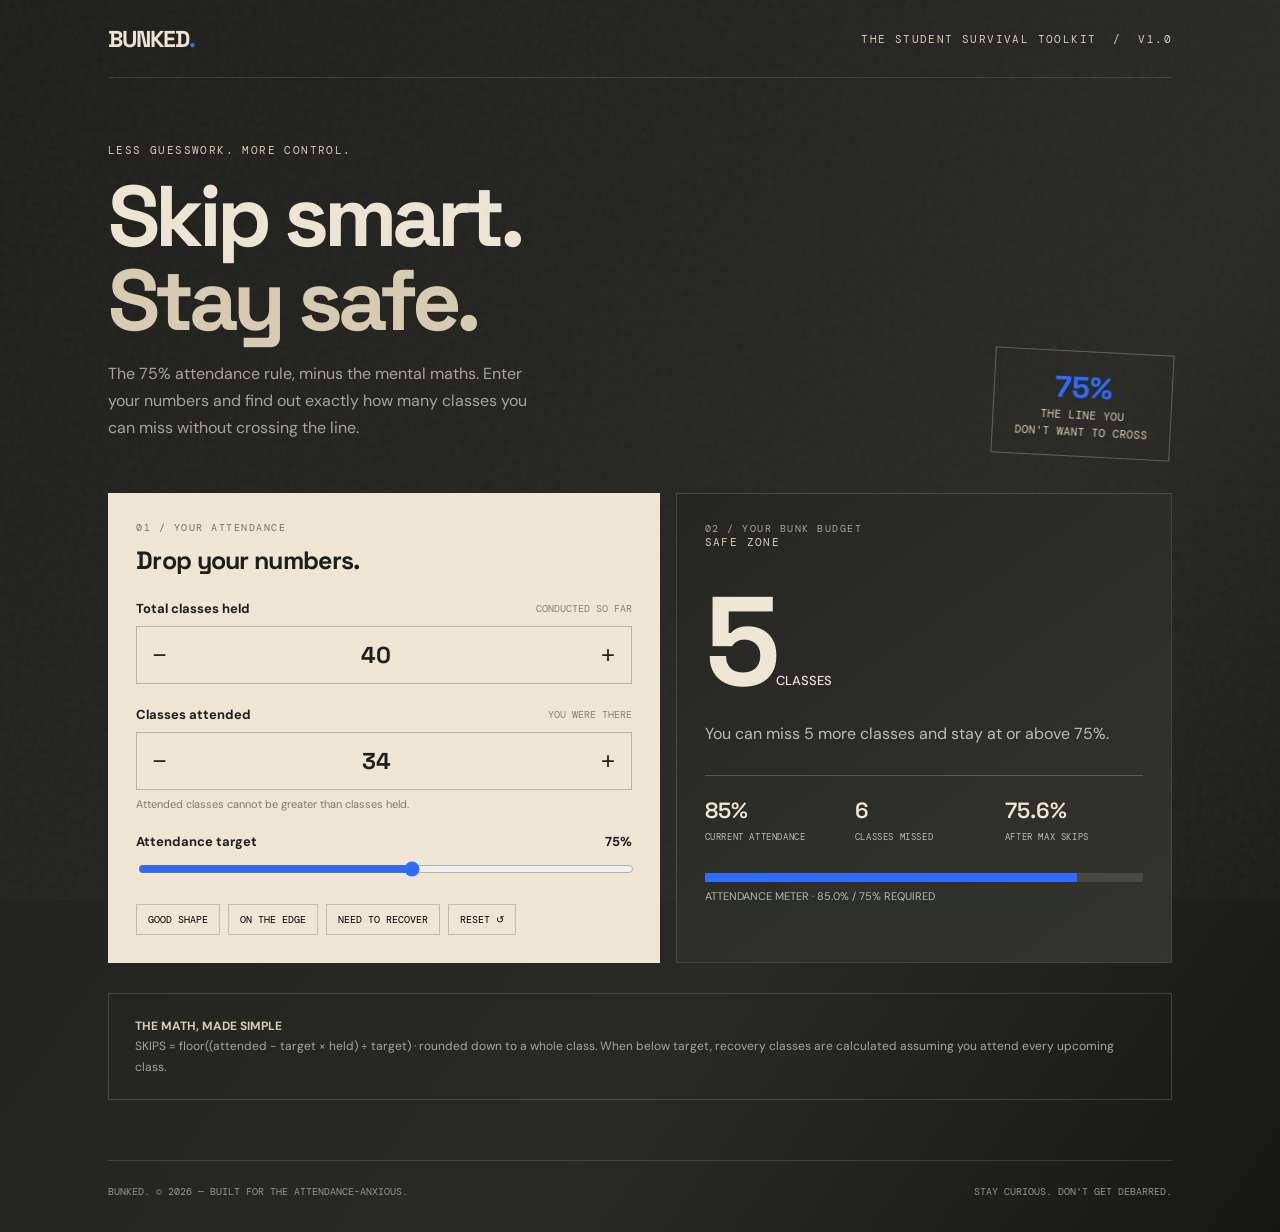
<file: v1/index.html>
<!doctype html>
<html lang="en">
<head>
<meta charset="utf-8"><meta name="viewport" content="width=device-width,initial-scale=1">
<meta name="theme-color" content="#1e1e1c">
<title>BUNKED. — Skip Smart. Stay Safe.</title>
<style>
@import url('https://fonts.googleapis.com/css2?family=DM+Mono:wght@400;500&family=DM+Sans:wght@400;500;600;700;800&family=Space+Grotesk:wght@500;600;700&display=swap');
:root{--ink:#1e1e1c;--sand:#d8cbb3;--paper:#eee5d5;--muted:#a79d8d;--blue:#2f6bff}
*{box-sizing:border-box}body{margin:0;background:linear-gradient(125deg,#1e1e1c,#292925 65%,#171715);color:var(--paper);font-family:'DM Sans',sans-serif;min-height:100vh}
body:before{content:"";position:fixed;inset:0;pointer-events:none;opacity:.12;background-image:url("data:image/svg+xml,%3Csvg viewBox='0 0 180 180' xmlns='http://www.w3.org/2000/svg'%3E%3Cfilter id='n'%3E%3CfeTurbulence type='fractalNoise' baseFrequency='.85' numOctaves='3' stitchTiles='stitch'/%3E%3C/filter%3E%3Crect width='100%25' height='100%25' filter='url(%23n)' opacity='.35'/%3E%3C/svg%3E")}
.wrap{max-width:1120px;margin:auto;padding:0 28px}.nav{height:78px;display:flex;align-items:center;justify-content:space-between;border-bottom:1px solid #ffffff20}.logo{font:700 23px 'Space Grotesk';letter-spacing:-1px}.logo span{color:var(--blue)}.micro,.eyebrow{font:11px 'DM Mono';letter-spacing:1.4px;color:var(--sand);text-transform:uppercase}
.hero{padding:65px 0 36px;display:flex;align-items:end;justify-content:space-between;gap:28px}.hero h1{font:700 clamp(48px,7vw,86px)/.98 'Space Grotesk';letter-spacing:-5px;margin:17px 0}.hero h1 em{font-style:normal;color:var(--sand)}.hero p{max-width:440px;color:#aaa397;line-height:1.7}.stamp{border:1px solid #d8cbb355;padding:16px 22px;transform:rotate(3deg);font:11px/1.5 'DM Mono';text-align:center;color:var(--sand)}.stamp b{display:block;font:700 30px 'Space Grotesk';color:var(--blue)}
.grid{display:grid;grid-template-columns:1fr .9fr;gap:16px;padding-bottom:30px}.panel{background:var(--paper);color:var(--ink);padding:28px;position:relative;overflow:hidden}.result{background:linear-gradient(145deg,#252522,#34342f);color:var(--paper);border:1px solid #ffffff20}.panel-label{font:10px 'DM Mono';letter-spacing:1.5px;color:#777063}.result .panel-label{color:#aaa397}.panel h2{font:700 25px 'Space Grotesk';margin:10px 0 24px;letter-spacing:-.7px}.field{margin-bottom:22px}.fieldhead{display:flex;justify-content:space-between;align-items:center;font-weight:700;font-size:13px;margin-bottom:9px}.fieldhead small{font:10px 'DM Mono';color:#888174}.counter{display:grid;grid-template-columns:45px 1fr 45px;border:1px solid #1e1e1c40;height:58px;align-items:center}.counter button{height:100%;border:0;background:transparent;font-size:24px;cursor:pointer;color:var(--ink)}.counter input{width:100%;height:100%;border:0;background:transparent;text-align:center;font:700 23px 'Space Grotesk';outline:0;color:var(--ink)}.counter button:hover{background:var(--blue);color:white}.hint{font-size:11px;color:#827a6e;margin-top:7px}.target{width:100%;accent-color:var(--blue)}.quick{display:flex;gap:8px;flex-wrap:wrap}.quick button{border:1px solid #1e1e1c35;background:none;padding:8px 11px;font:10px 'DM Mono';cursor:pointer}.quick button:hover{background:var(--ink);color:var(--paper)}.big{font:700 clamp(76px,11vw,126px)/1 'Space Grotesk';letter-spacing:-8px;margin:30px 0 8px}.big small{font:500 13px 'DM Sans';letter-spacing:0}.result p{color:#c1bbaf;line-height:1.6}.stats{display:grid;grid-template-columns:repeat(3,1fr);border-top:1px solid #ffffff35;padding-top:20px;margin-top:28px;gap:12px}.stats b{display:block;font:600 22px 'Space Grotesk'}.stats span{font:9px 'DM Mono';color:#c1bbaf;letter-spacing:.6px}.meter{margin-top:28px;background:#484842;height:9px}.meter i{display:block;height:100%;background:var(--blue);transition:width .3s}.foot{padding:24px 0 34px;border-top:1px solid #ffffff20;color:#9b9487;font:10px 'DM Mono';display:flex;justify-content:space-between;gap:10px}.formula{max-width:1120px;margin:0 auto 60px;padding:22px 26px;border:1px solid #d8cbb333;color:#aaa397;font-size:12px;line-height:1.7}.formula b{color:var(--sand)}
@media(max-width:720px){.hero{align-items:start;flex-direction:column}.stamp{align-self:flex-end}.grid{grid-template-columns:1fr}.hero h1{letter-spacing:-3px}.wrap{padding:0 17px}.panel{padding:23px}.foot{flex-direction:column}.stats{gap:6px}}
</style></head>
<body><div class="wrap">
<nav class="nav"><div class="logo">BUNKED<span>.</span></div><div class="micro">THE STUDENT SURVIVAL TOOLKIT&nbsp; / &nbsp;V1.0</div></nav>
<header class="hero"><div><div class="eyebrow">LESS GUESSWORK. MORE CONTROL.</div><h1>Skip smart.<br><em>Stay safe.</em></h1><p>The 75% attendance rule, minus the mental maths. Enter your numbers and find out exactly how many classes you can miss without crossing the line.</p></div><div class="stamp"><b>75%</b>THE LINE YOU<br>DON'T WANT TO CROSS</div></header>
<main class="grid">
<section class="panel"><div class="panel-label">01 / YOUR ATTENDANCE</div><h2>Drop your numbers.</h2>
<div class="field"><div class="fieldhead"><label for="held">Total classes held</label><small>CONDUCTED SO FAR</small></div><div class="counter"><button data-step="held" data-delta="-1">−</button><input id="held" type="number" min="0" value="40"><button data-step="held" data-delta="1">+</button></div></div>
<div class="field"><div class="fieldhead"><label for="attended">Classes attended</label><small>YOU WERE THERE</small></div><div class="counter"><button data-step="attended" data-delta="-1">−</button><input id="attended" type="number" min="0" value="34"><button data-step="attended" data-delta="1">+</button></div><div class="hint">Attended classes cannot be greater than classes held.</div></div>
<div class="field"><div class="fieldhead"><label for="target">Attendance target</label><strong id="targetVal">75%</strong></div><input id="target" class="target" type="range" min="50" max="95" value="75"></div>
<div class="quick"><button data-demo="40,34">GOOD SHAPE</button><button data-demo="40,30">ON THE EDGE</button><button data-demo="40,26">NEED TO RECOVER</button><button id="reset">RESET ↺</button></div>
</section>
<section class="panel result"><div class="panel-label">02 / YOUR BUNK BUDGET</div><div class="eyebrow" id="status">SAFE ZONE</div><div class="big"><span id="skips">5</span><small> CLASSES</small></div><p id="message">You can miss five more classes and stay at or above 75%.</p><div class="stats"><div><b id="pct">85%</b><span>CURRENT ATTENDANCE</span></div><div><b id="missed">6</b><span>CLASSES MISSED</span></div><div><b id="after">75%</b><span>AFTER MAX SKIPS</span></div></div><div class="meter"><i id="fill" style="width:85%"></i></div><div class="hint" style="color:#bcb5a8">ATTENDANCE METER · <span id="meterText">85% / 75% REQUIRED</span></div></section>
</main>
<section class="formula"><b>THE MATH, MADE SIMPLE</b><br>SKIPS = floor((attended − target × held) ÷ target) · rounded down to a whole class. When below target, recovery classes are calculated assuming you attend every upcoming class.</section>
<footer class="foot"><span>BUNKED. © 2026 — BUILT FOR THE ATTENDANCE-ANXIOUS.</span><span>STAY CURIOUS. DON'T GET DEBARRED.</span></footer>
</div>
<script>
const $=id=>document.getElementById(id);
function update(){const h=Number($('held').value),a=Number($('attended').value),t=Number($('target').value);$('targetVal').textContent=t+'%';const valid=Number.isInteger(h)&&Number.isInteger(a)&&h>=0&&a>=0&&a<=h;
if(!valid){$('status').textContent='INVALID INPUT';$('skips').textContent='—';$('message').textContent='Enter whole numbers, with attended classes no greater than classes held.';return}
if(!h){$('status').textContent='NOT STARTED';$('skips').textContent='—';$('pct').textContent='—';$('missed').textContent='0';$('after').textContent='—';$('message').textContent='Once classes start, add your numbers here.';$('fill').style.width='0%';return}
const pct=a/h*100,skips=Math.max(0,Math.floor((a-(t/100)*h)/(t/100)+1e-10)),recover=pct<t?Math.max(0,Math.ceil(((t/100)*h-a)/(1-t/100)-1e-10)):0,after=skips?a/(h+skips)*100:pct;
$('pct').textContent=pct.toFixed(1).replace(/\.0$/,'')+'%';$('missed').textContent=h-a;$('after').textContent=after.toFixed(1).replace(/\.0$/,'')+'%';$('fill').style.width=Math.min(100,pct)+'%';$('meterText').textContent=pct.toFixed(1)+'% / '+t+'% REQUIRED';
if(pct>=t){$('status').textContent=skips?'SAFE ZONE':'ON THE LINE';$('skips').textContent=skips;$('message').textContent=skips?'You can miss '+skips+' more '+(skips===1?'class':'classes')+' and stay at or above '+t+'%.':'You are exactly at the target. Attend your next class to build a buffer.'}
else{$('status').textContent='BELOW TARGET';$('skips').textContent=recover;$('message').textContent='Attend the next '+recover+' consecutive '+(recover===1?'class':'classes')+' to recover to '+t+'%.'}}
document.querySelectorAll('input').forEach(x=>x.addEventListener('input',update));document.querySelectorAll('[data-step]').forEach(b=>b.addEventListener('click',()=>{$(b.dataset.step).value=Math.max(0,Number($(b.dataset.step).value)+Number(b.dataset.delta));update()}));document.querySelectorAll('[data-demo]').forEach(b=>b.addEventListener('click',()=>{const [h,a]=b.dataset.demo.split(',');$('held').value=h;$('attended').value=a;update()}));$('reset').onclick=()=>{$('held').value=0;$('attended').value=0;$('target').value=75;update()};update();
</script></body></html>
</file>
